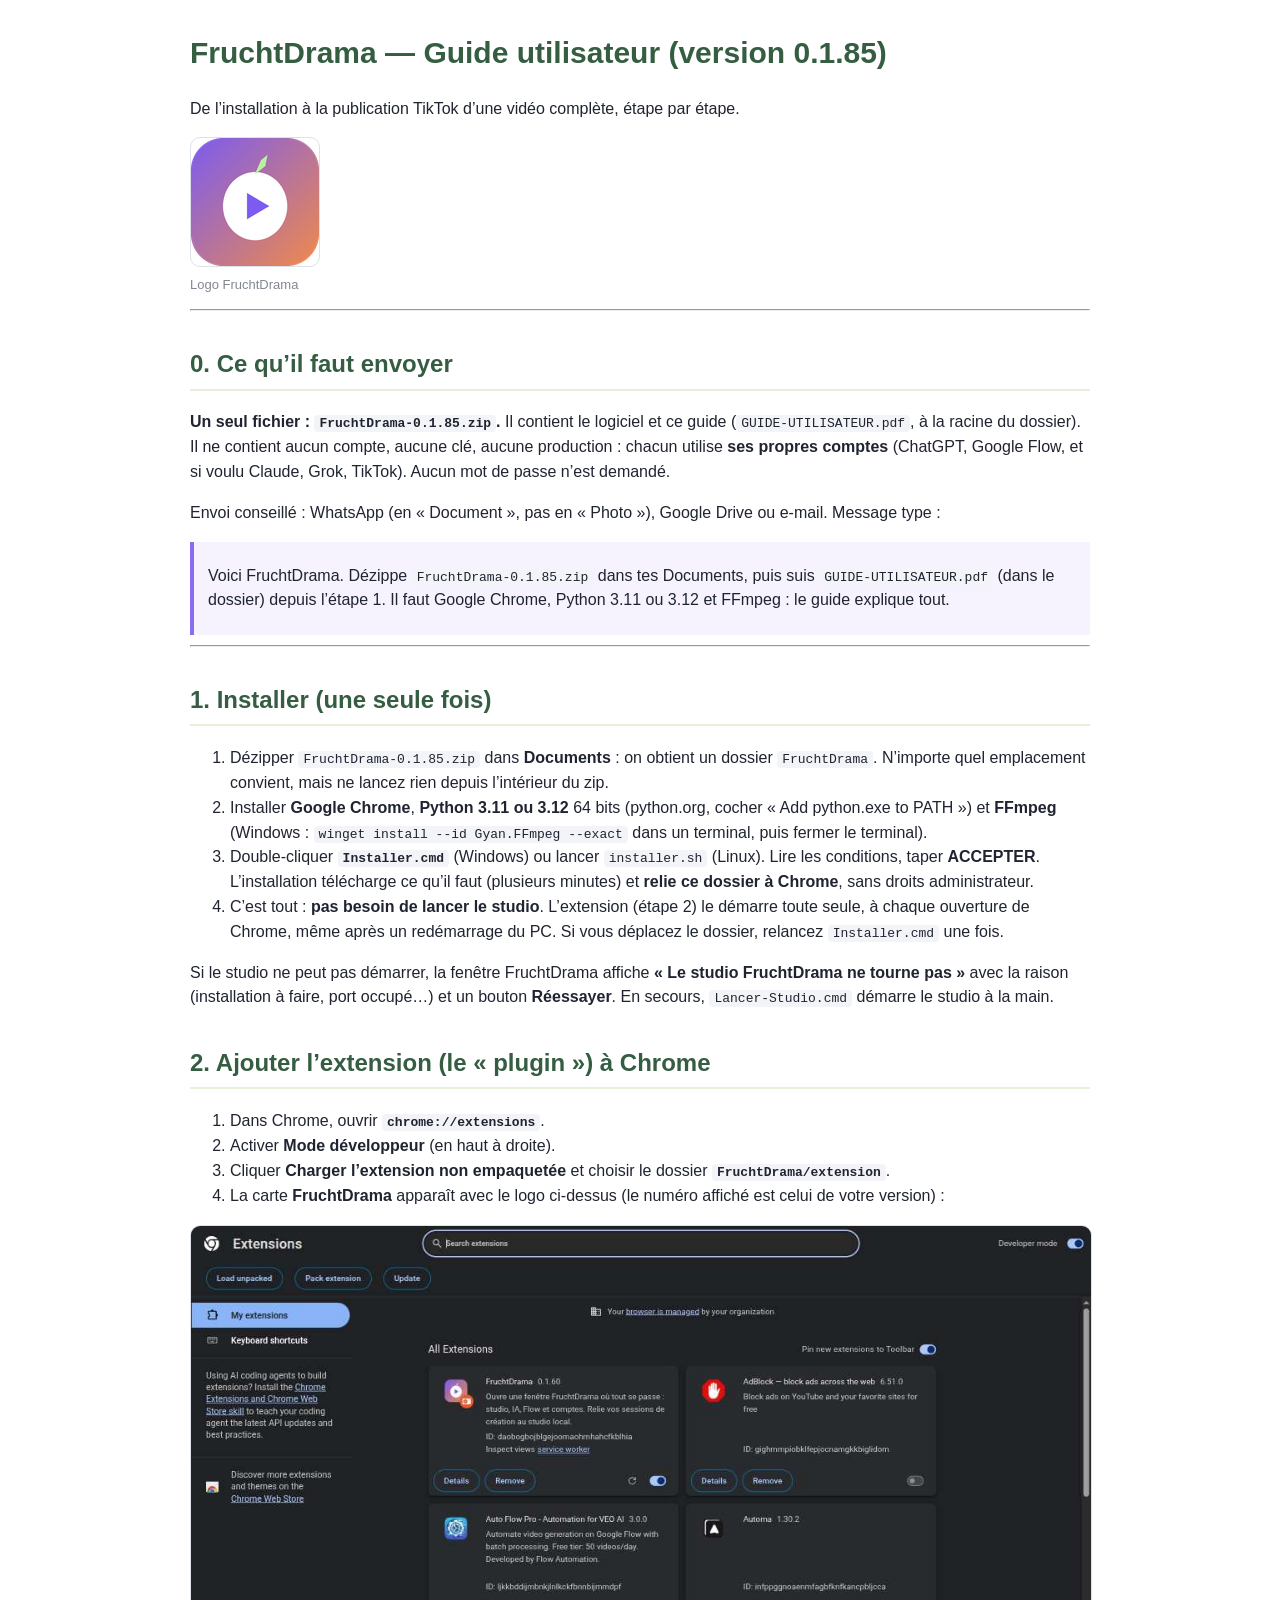
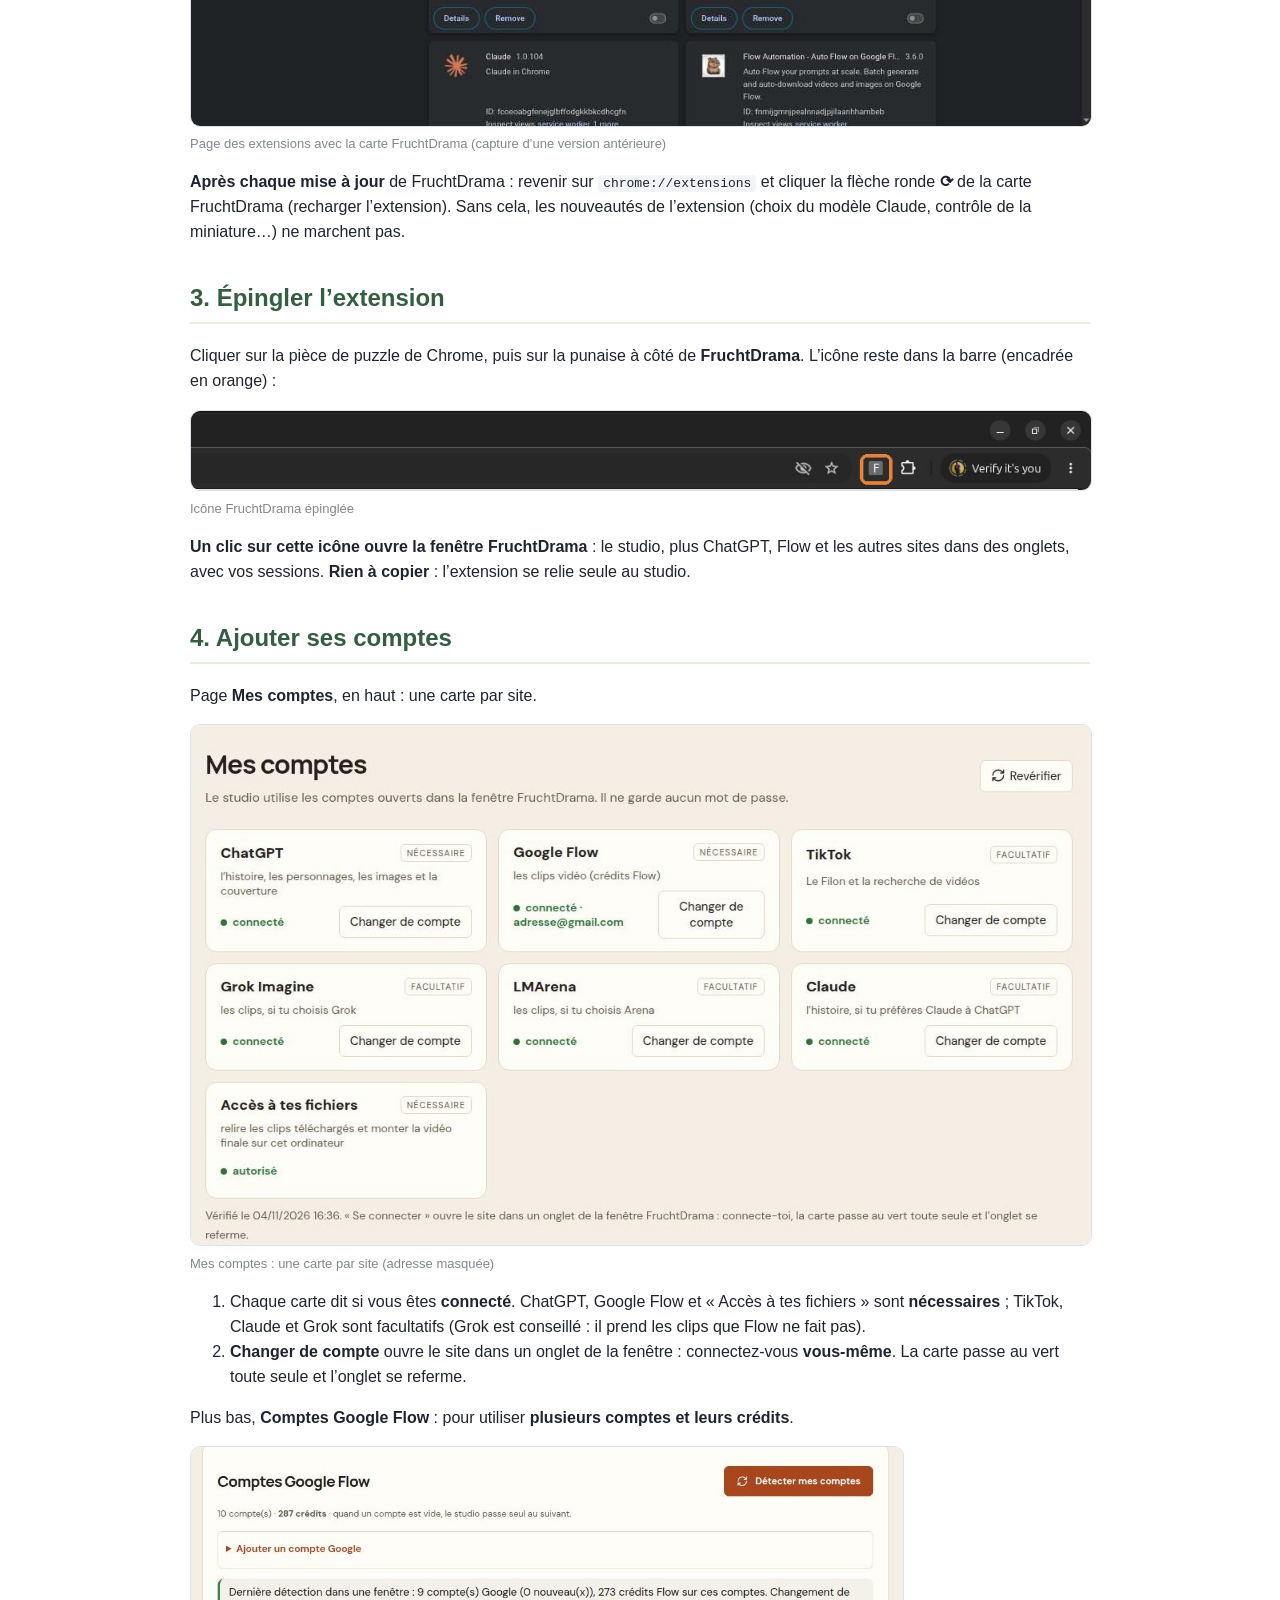
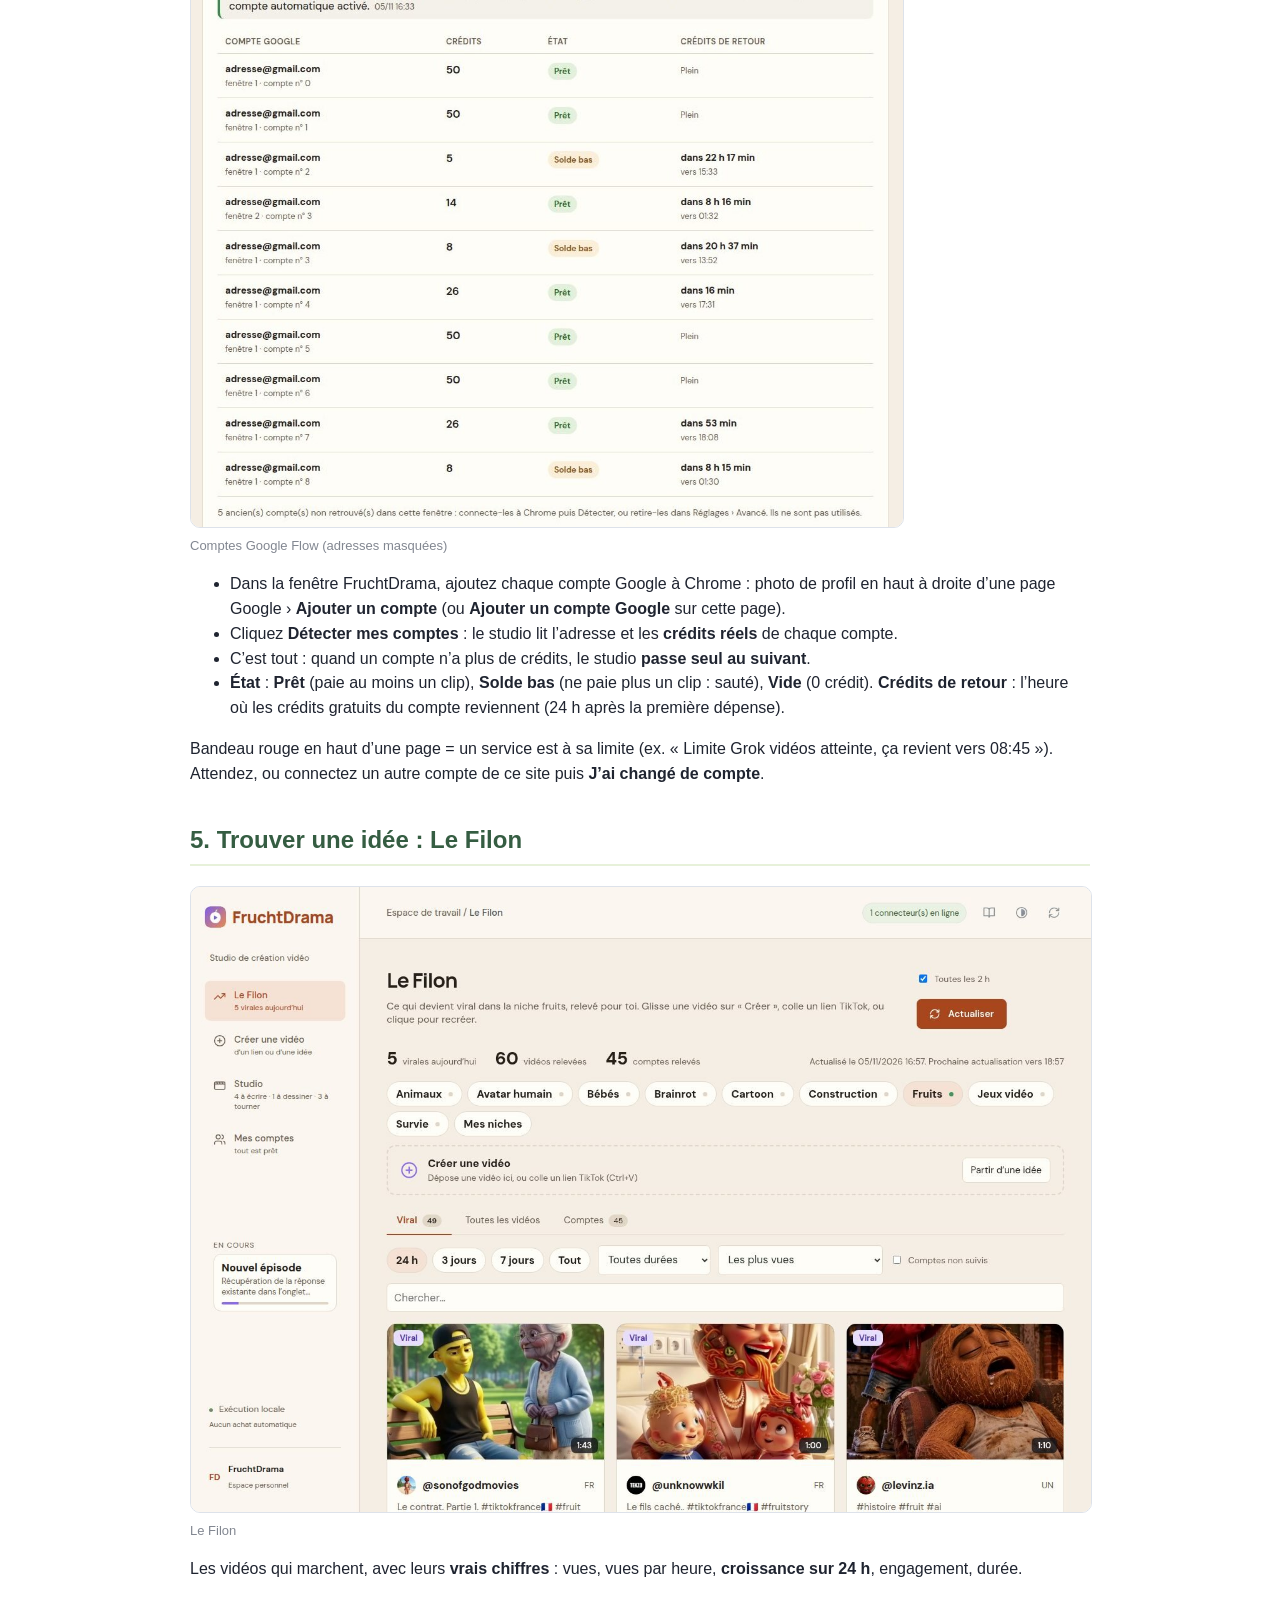
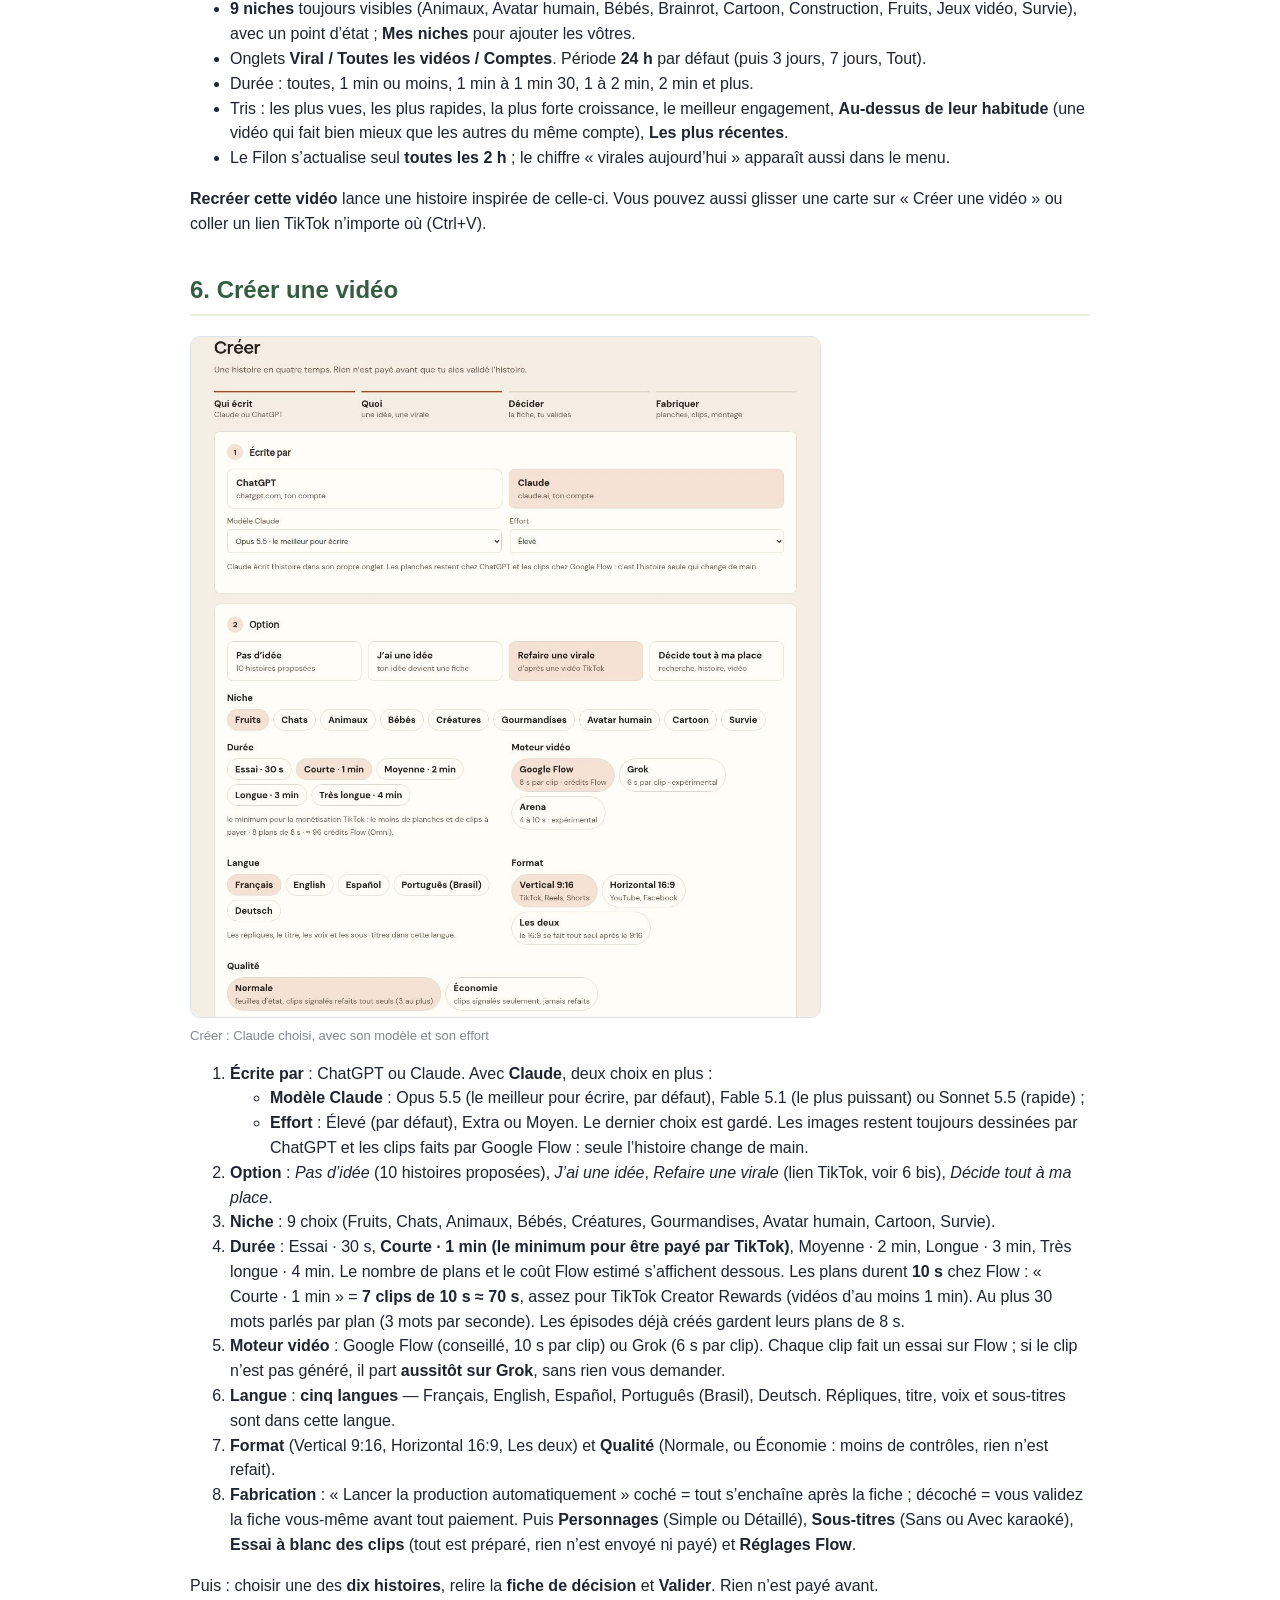
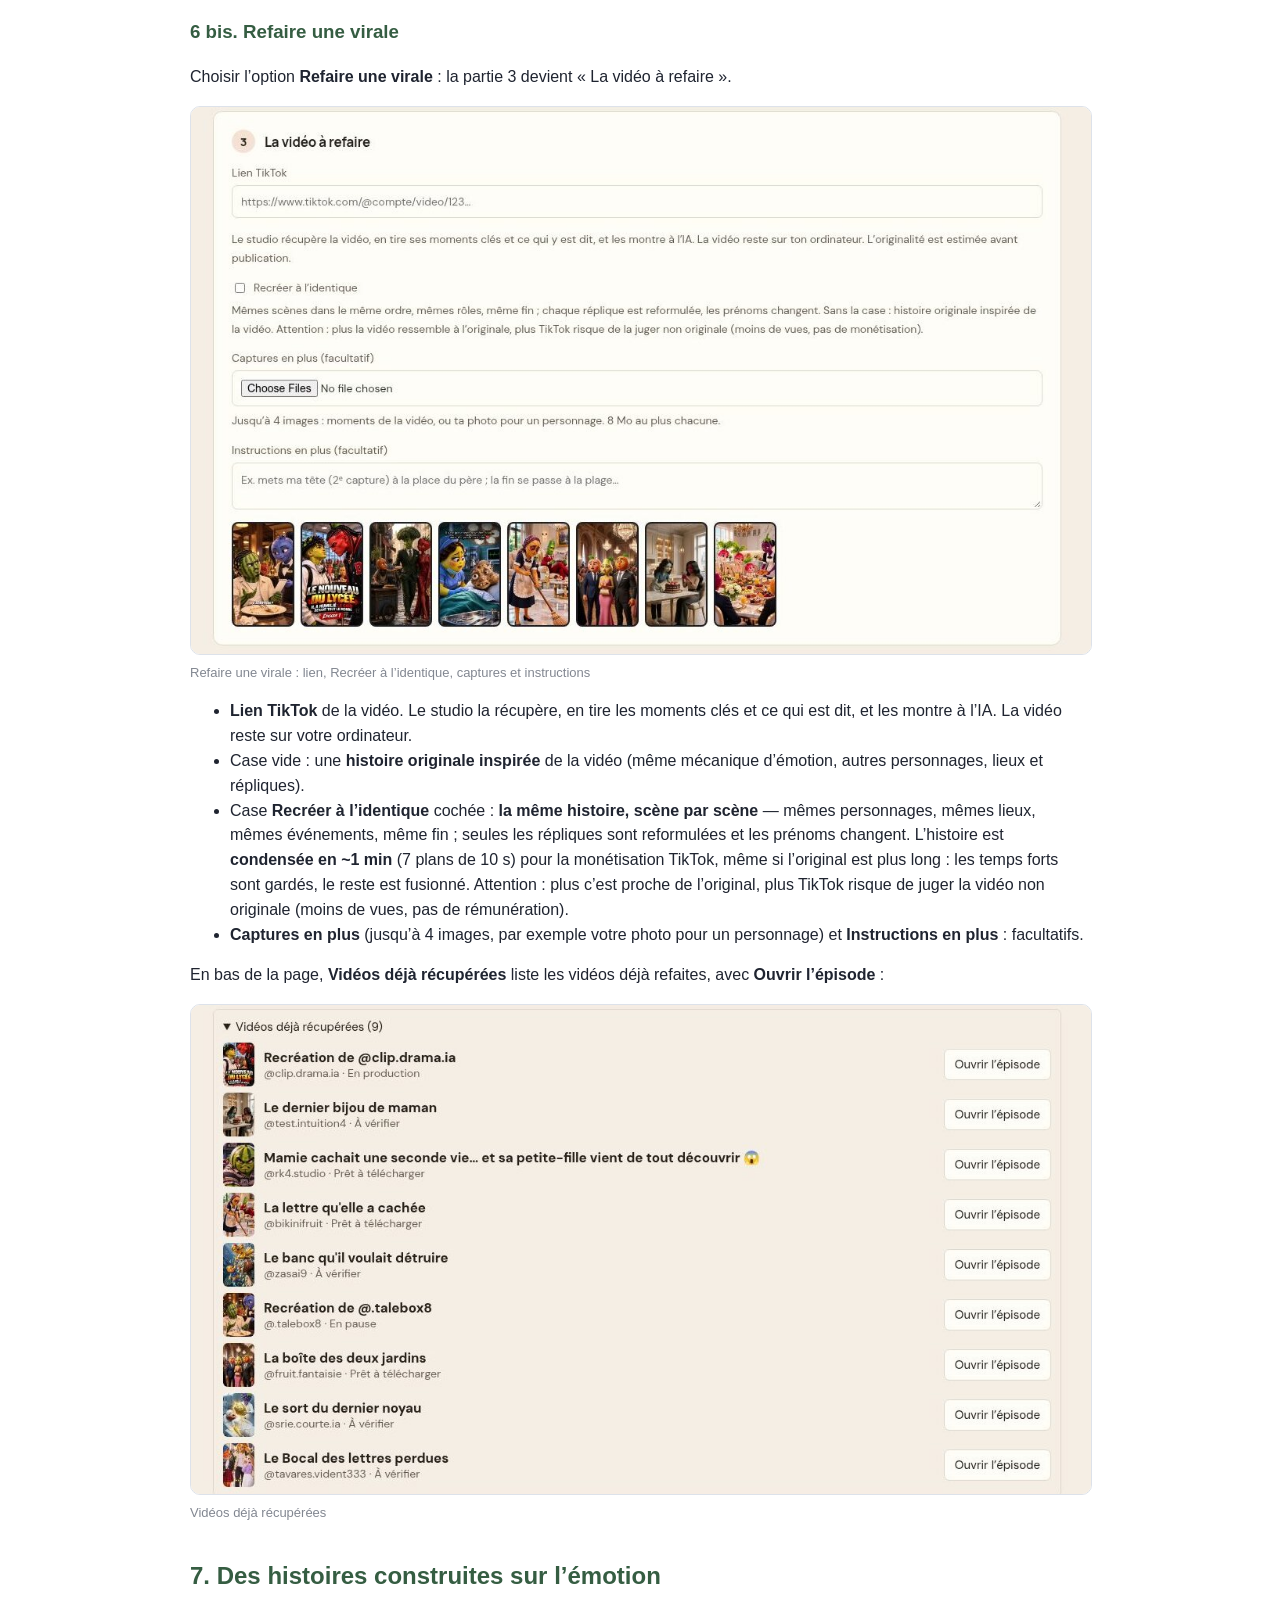
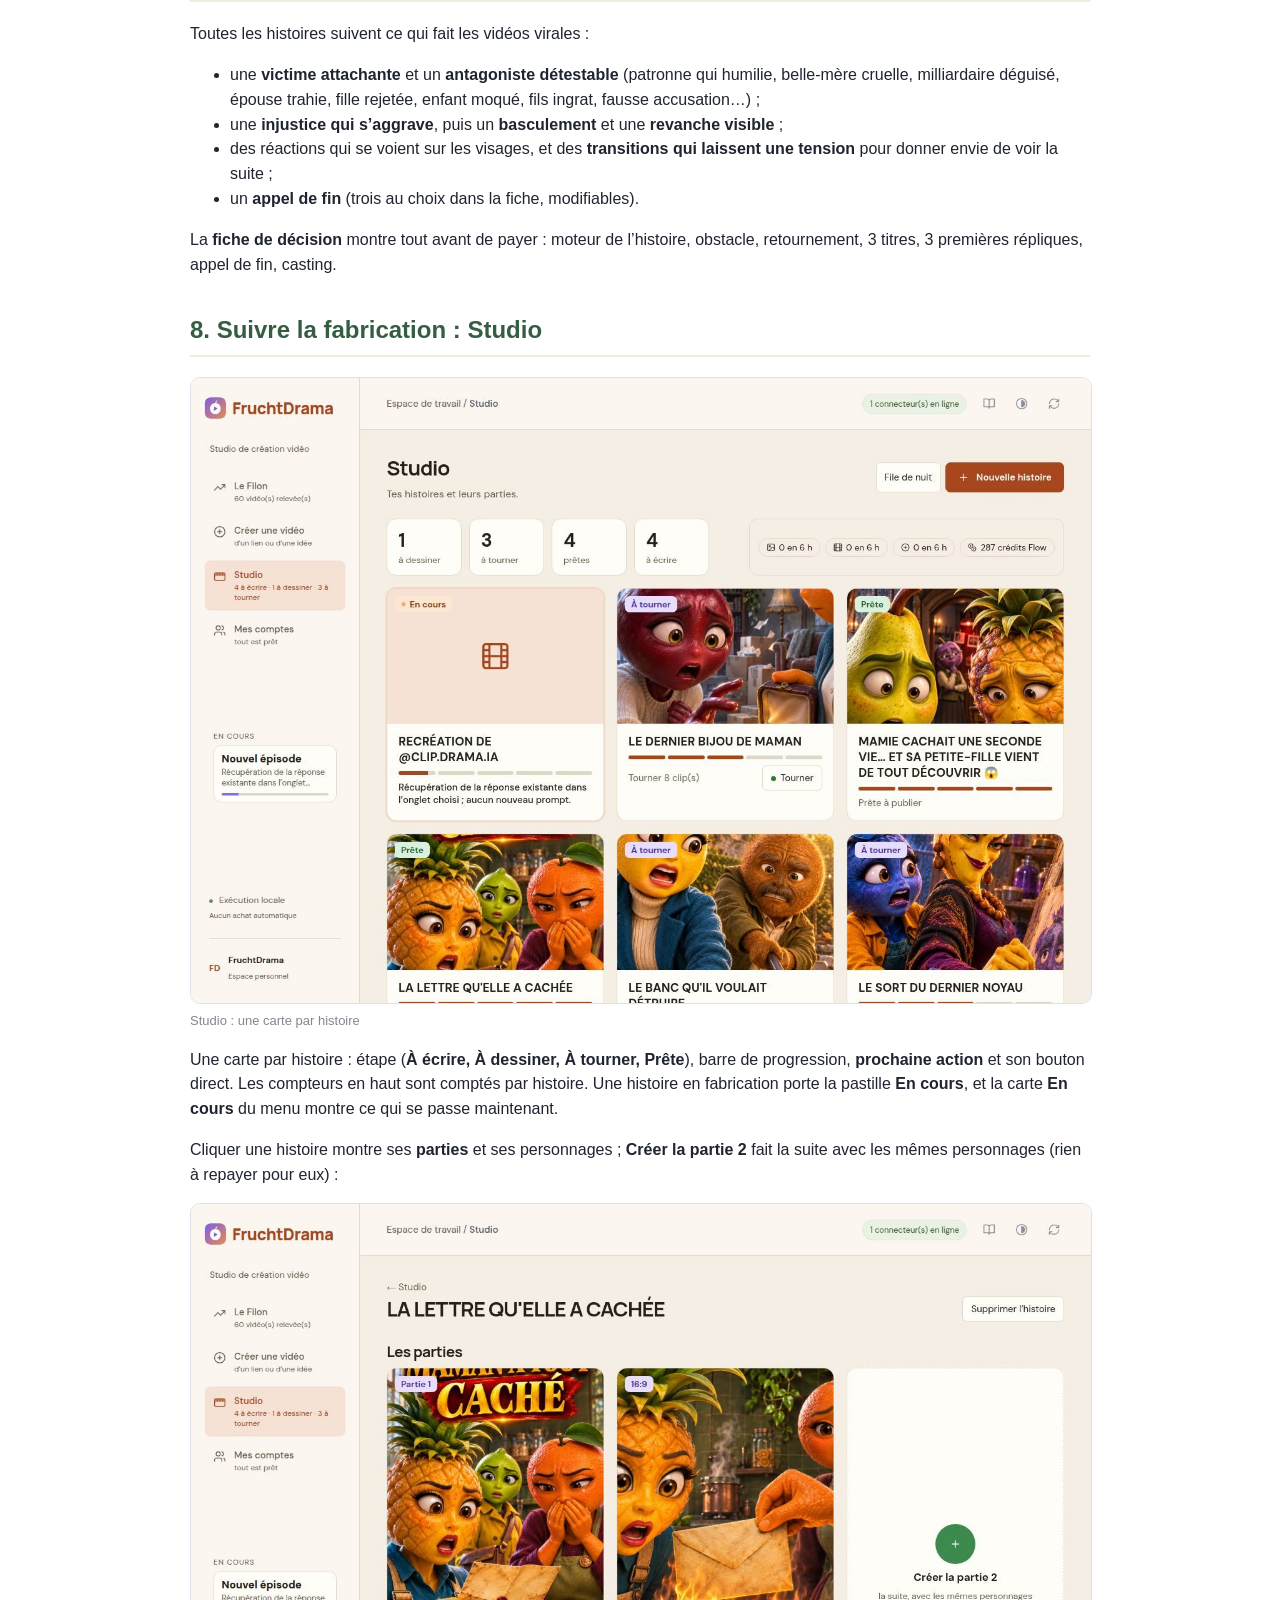
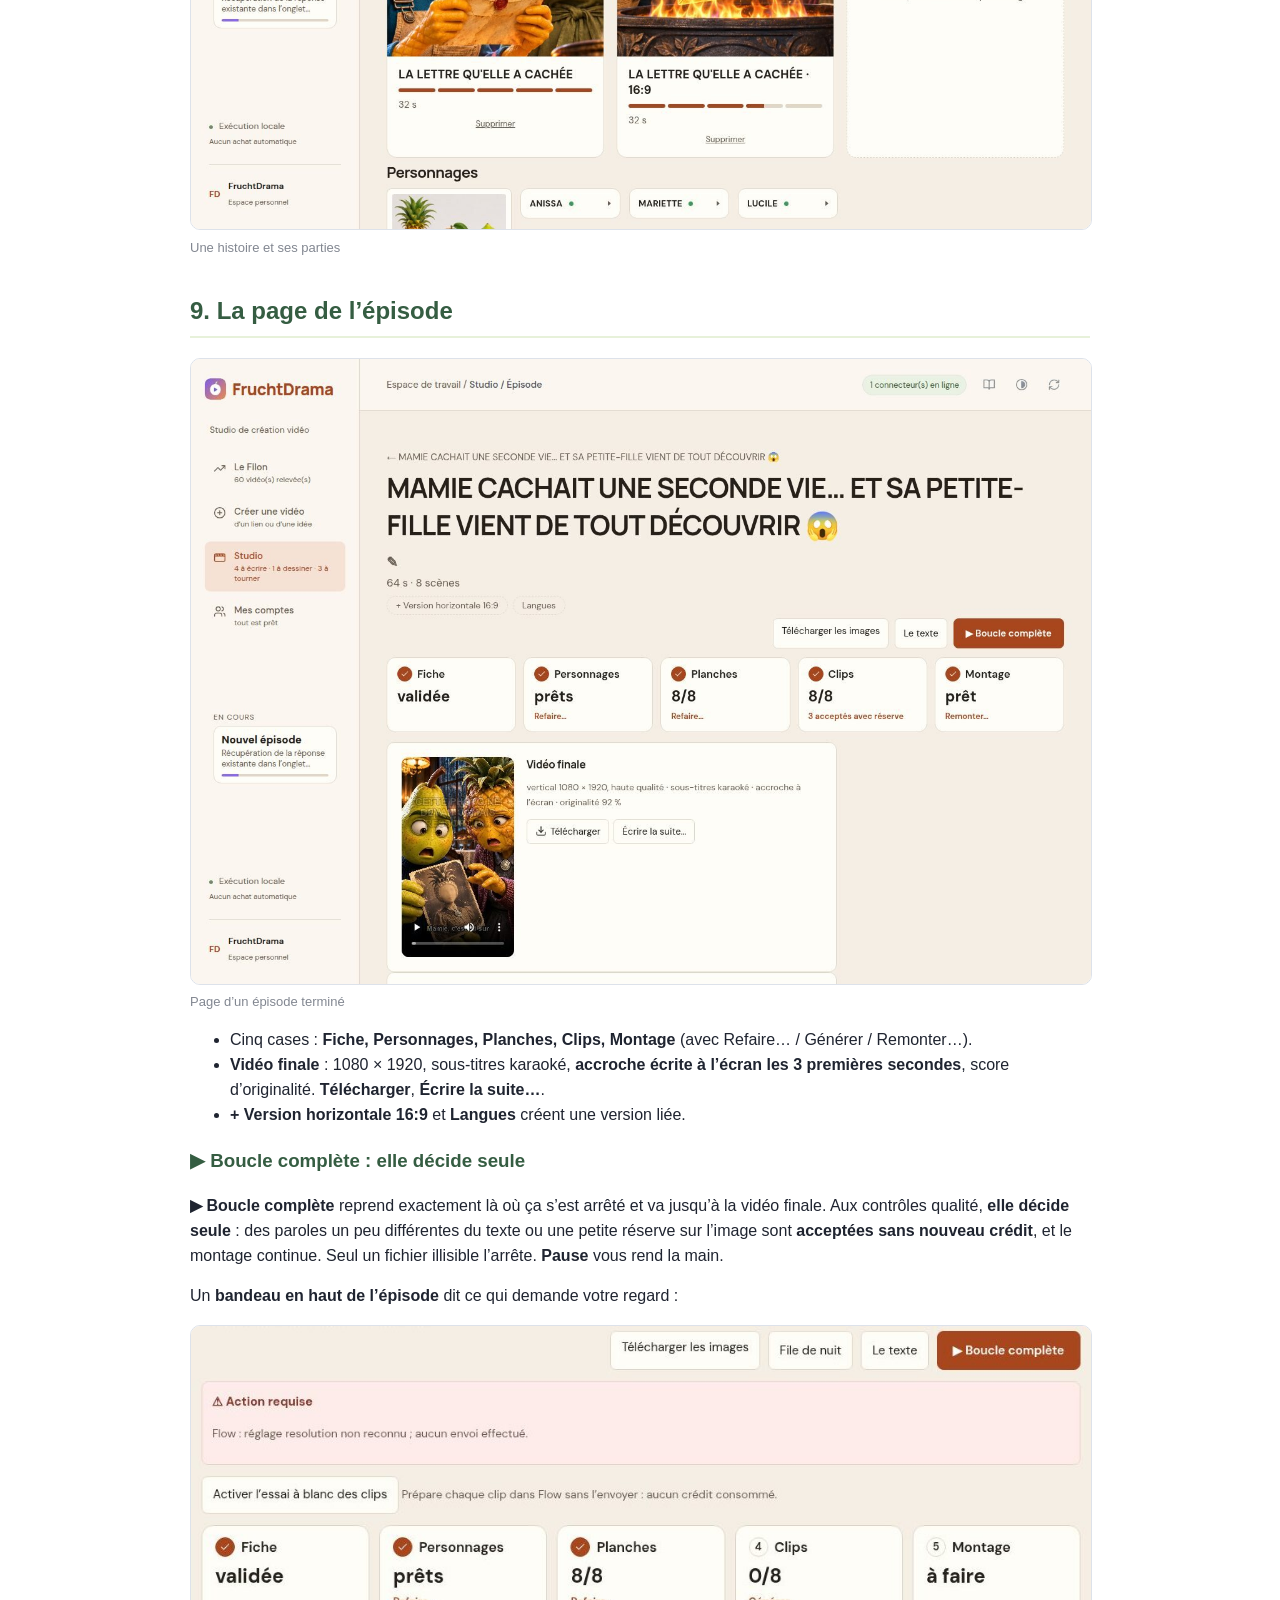
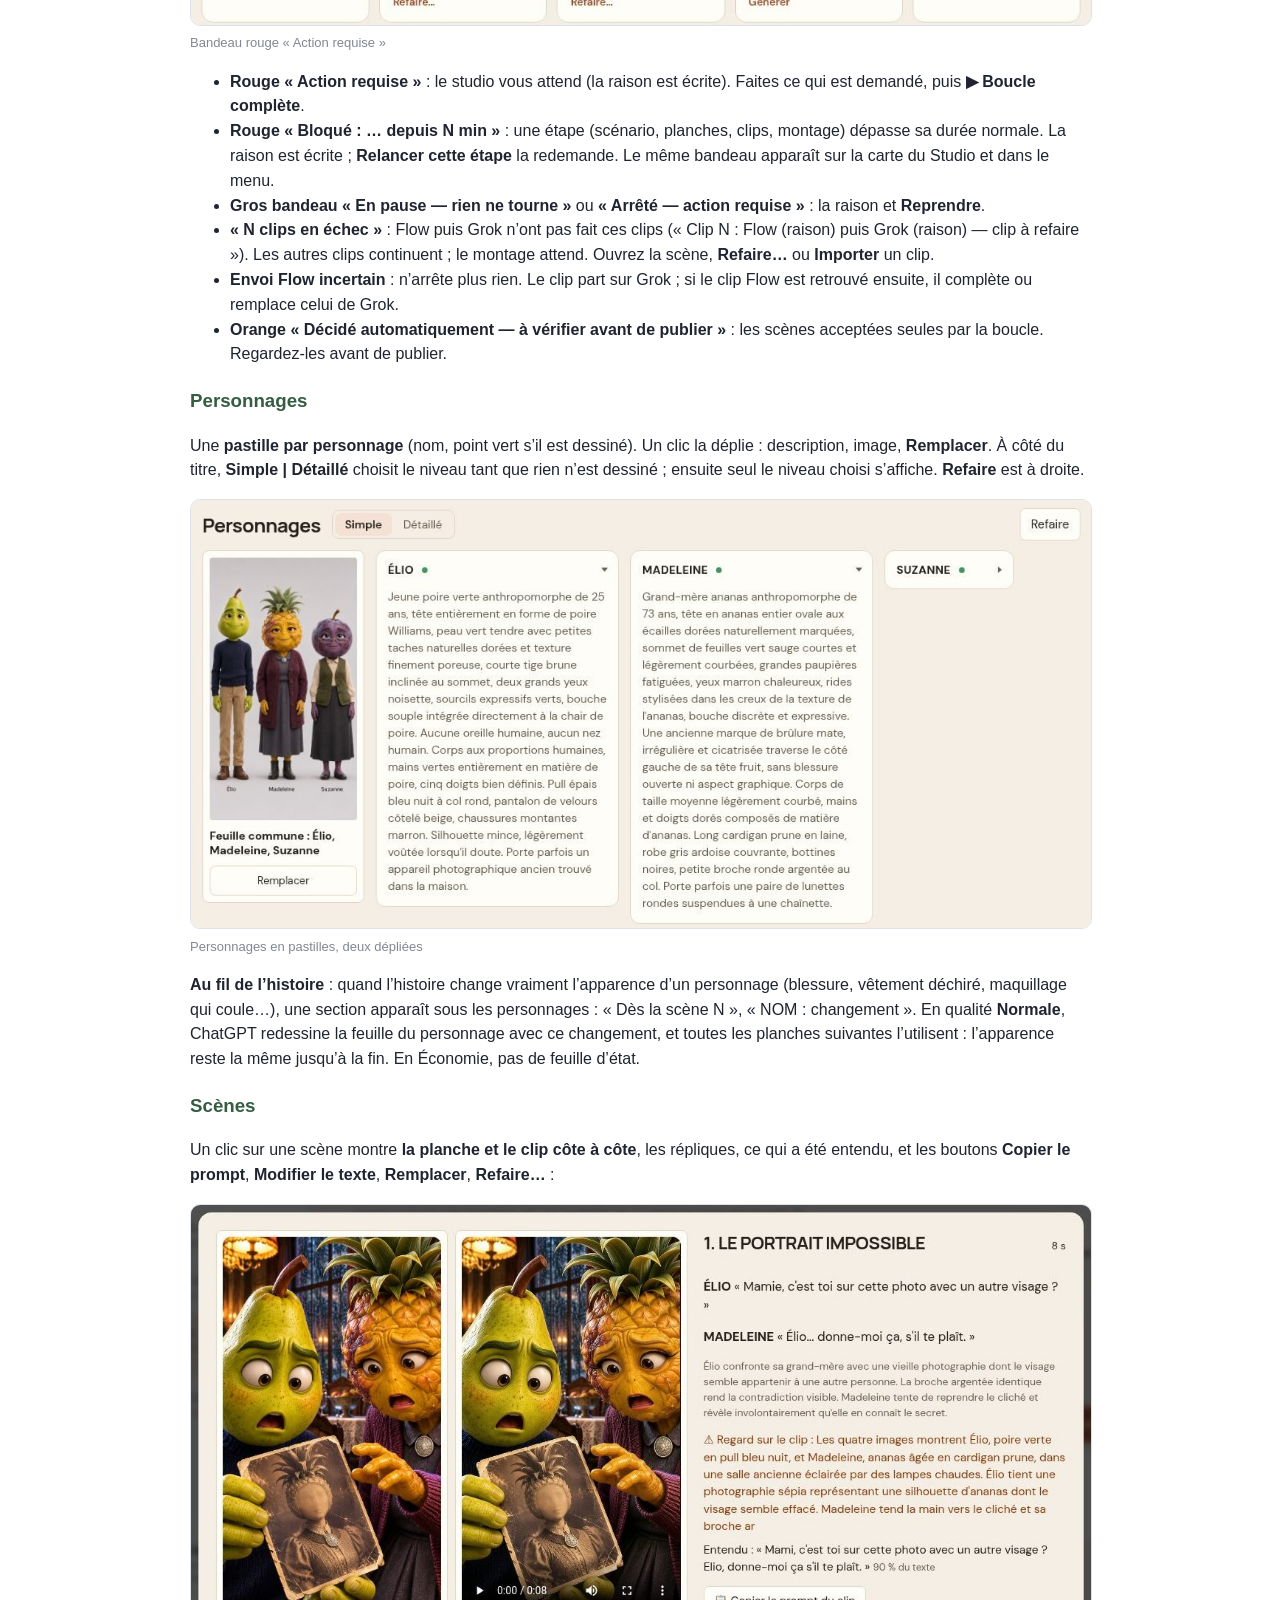
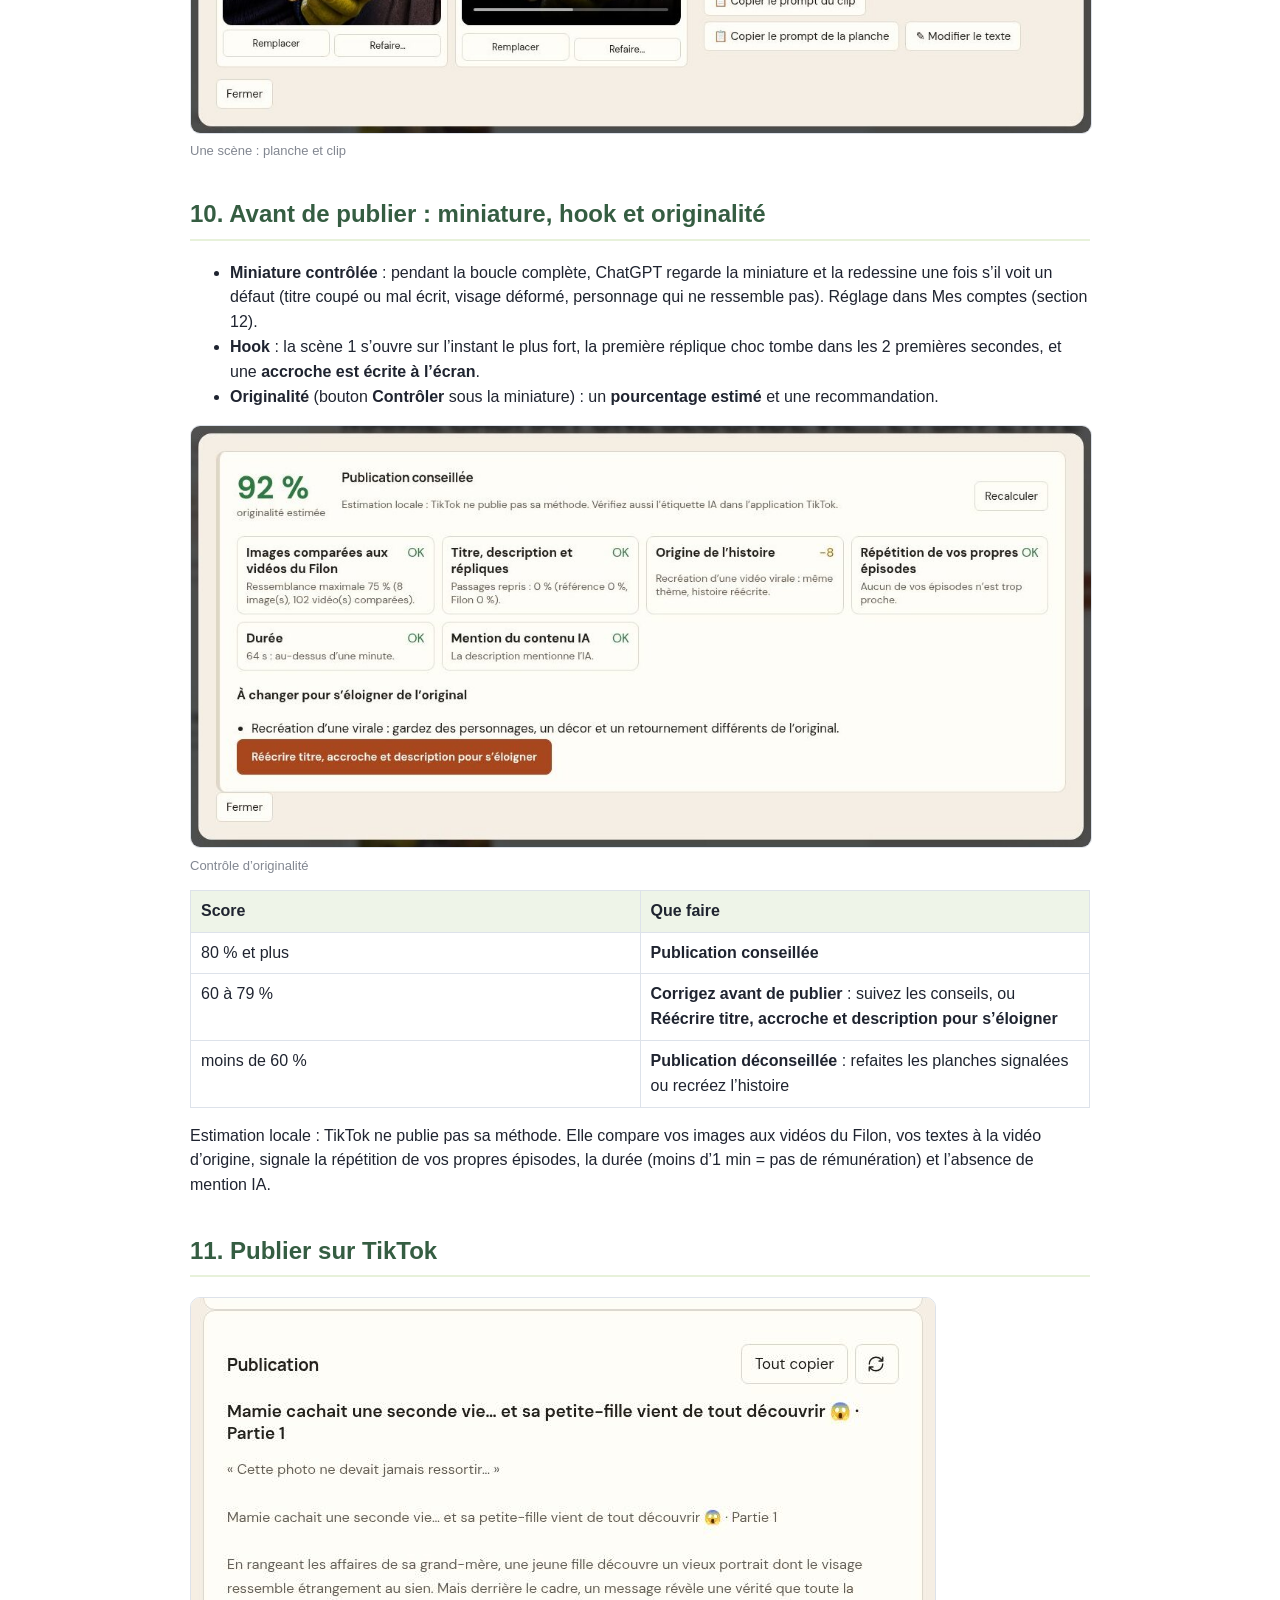
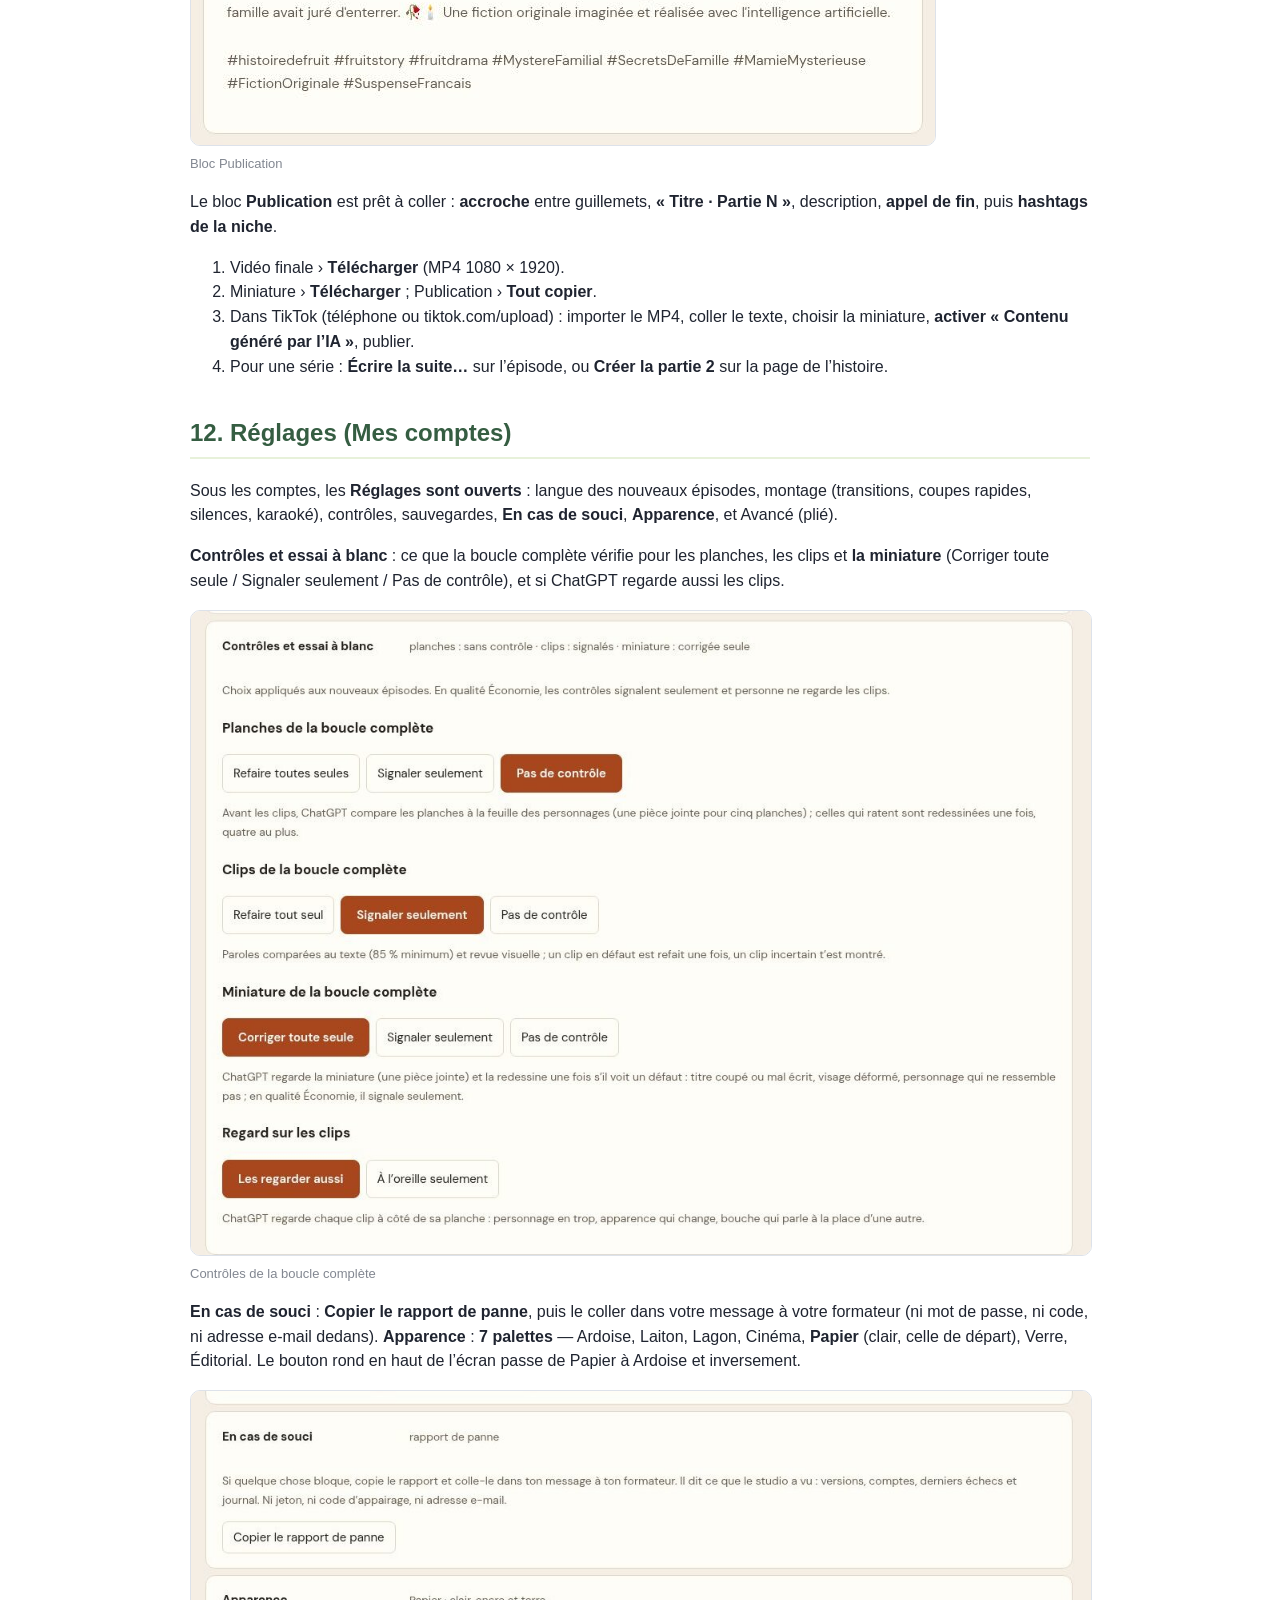
<file: docs/GUIDE-UTILISATEUR.html>
<!doctype html><html lang="fr"><head><meta charset="utf-8"><title>FruchtDrama — Guide utilisateur</title><style>body{font-family:'IBM Plex Sans',Calibri,Arial,sans-serif;max-width:900px;margin:30px auto;color:#1f2430;line-height:1.55;padding:0 24px}h1{color:#355d42;font-size:30px}h2{color:#355d42;border-bottom:2px solid #e7f1da;padding-bottom:6px;margin-top:34px;page-break-after:avoid}h3{color:#355d42;page-break-after:avoid}figure{margin:14px 0;page-break-inside:avoid}figure img{max-width:100%;max-height:680px;border:1px solid #dde2ea;border-radius:10px}figcaption{color:#828791;font-size:13px}table{border-collapse:collapse;width:100%;margin:12px 0}th,td{border:1px solid #dde2ea;padding:8px 10px;text-align:left;vertical-align:top}th{background:#eef4e8}code{background:#f2f4f7;padding:1px 5px;border-radius:4px}blockquote{border-left:4px solid #8b6cf0;margin:10px 0;padding:6px 14px;background:#f6f3ff}footer{color:#828791;font-size:12px;margin-top:30px}</style></head><body>
<h1 id="fruchtdrama-guide-utilisateur-version-0.1.85">FruchtDrama —
Guide utilisateur (version 0.1.85)</h1>
<p>De l’installation à la publication TikTok d’une vidéo complète, étape
par étape.</p>
<figure>
<img src="guide/g00-logo.png" alt="Logo FruchtDrama" />
<figcaption aria-hidden="true">Logo FruchtDrama</figcaption>
</figure>
<hr />
<h2 id="ce-quil-faut-envoyer">0. Ce qu’il faut envoyer</h2>
<p><strong>Un seul fichier :
<code>FruchtDrama-0.1.85.zip</code>.</strong> Il contient le logiciel et
ce guide (<code>GUIDE-UTILISATEUR.pdf</code>, à la racine du dossier).
Il ne contient aucun compte, aucune clé, aucune production : chacun
utilise <strong>ses propres comptes</strong> (ChatGPT, Google Flow, et
si voulu Claude, Grok, TikTok). Aucun mot de passe n’est demandé.</p>
<p>Envoi conseillé : WhatsApp (en « Document », pas en « Photo »),
Google Drive ou e-mail. Message type :</p>
<blockquote>
<p>Voici FruchtDrama. Dézippe <code>FruchtDrama-0.1.85.zip</code> dans
tes Documents, puis suis <code>GUIDE-UTILISATEUR.pdf</code> (dans le
dossier) depuis l’étape 1. Il faut Google Chrome, Python 3.11 ou 3.12 et
FFmpeg : le guide explique tout.</p>
</blockquote>
<hr />
<h2 id="installer-une-seule-fois">1. Installer (une seule fois)</h2>
<ol type="1">
<li>Dézipper <code>FruchtDrama-0.1.85.zip</code> dans
<strong>Documents</strong> : on obtient un dossier
<code>FruchtDrama</code>. N’importe quel emplacement convient, mais ne
lancez rien depuis l’intérieur du zip.</li>
<li>Installer <strong>Google Chrome</strong>, <strong>Python 3.11 ou
3.12</strong> 64 bits (python.org, cocher « Add python.exe to PATH ») et
<strong>FFmpeg</strong> (Windows :
<code>winget install --id Gyan.FFmpeg --exact</code> dans un terminal,
puis fermer le terminal).</li>
<li>Double-cliquer <strong><code>Installer.cmd</code></strong> (Windows)
ou lancer <code>installer.sh</code> (Linux). Lire les conditions, taper
<strong>ACCEPTER</strong>. L’installation télécharge ce qu’il faut
(plusieurs minutes) et <strong>relie ce dossier à Chrome</strong>, sans
droits administrateur.</li>
<li>C’est tout : <strong>pas besoin de lancer le studio</strong>.
L’extension (étape 2) le démarre toute seule, à chaque ouverture de
Chrome, même après un redémarrage du PC. Si vous déplacez le dossier,
relancez <code>Installer.cmd</code> une fois.</li>
</ol>
<p>Si le studio ne peut pas démarrer, la fenêtre FruchtDrama affiche
<strong>« Le studio FruchtDrama ne tourne pas »</strong> avec la raison
(installation à faire, port occupé…) et un bouton
<strong>Réessayer</strong>. En secours, <code>Lancer-Studio.cmd</code>
démarre le studio à la main.</p>
<h2 id="ajouter-lextension-le-plugin-à-chrome">2. Ajouter l’extension
(le « plugin ») à Chrome</h2>
<ol type="1">
<li>Dans Chrome, ouvrir
<strong><code>chrome://extensions</code></strong>.</li>
<li>Activer <strong>Mode développeur</strong> (en haut à droite).</li>
<li>Cliquer <strong>Charger l’extension non empaquetée</strong> et
choisir le dossier
<strong><code>FruchtDrama/extension</code></strong>.</li>
<li>La carte <strong>FruchtDrama</strong> apparaît avec le logo
ci-dessus (le numéro affiché est celui de votre version) :</li>
</ol>
<figure>
<img src="guide/g01-extensions.jpg"
alt="Page des extensions avec la carte FruchtDrama (capture d’une version antérieure)" />
<figcaption aria-hidden="true">Page des extensions avec la carte
FruchtDrama (capture d’une version antérieure)</figcaption>
</figure>
<p><strong>Après chaque mise à jour</strong> de FruchtDrama : revenir
sur <code>chrome://extensions</code> et cliquer la flèche ronde
<strong>⟳</strong> de la carte FruchtDrama (recharger l’extension). Sans
cela, les nouveautés de l’extension (choix du modèle Claude, contrôle de
la miniature…) ne marchent pas.</p>
<h2 id="épingler-lextension">3. Épingler l’extension</h2>
<p>Cliquer sur la pièce de puzzle de Chrome, puis sur la punaise à côté
de <strong>FruchtDrama</strong>. L’icône reste dans la barre (encadrée
en orange) :</p>
<figure>
<img src="guide/g02-epingle.jpg" alt="Icône FruchtDrama épinglée" />
<figcaption aria-hidden="true">Icône FruchtDrama épinglée</figcaption>
</figure>
<p><strong>Un clic sur cette icône ouvre la fenêtre FruchtDrama</strong>
: le studio, plus ChatGPT, Flow et les autres sites dans des onglets,
avec vos sessions. <strong>Rien à copier</strong> : l’extension se relie
seule au studio.</p>
<h2 id="ajouter-ses-comptes">4. Ajouter ses comptes</h2>
<p>Page <strong>Mes comptes</strong>, en haut : une carte par site.</p>
<figure>
<img src="guide/g03-comptes.jpg"
alt="Mes comptes : une carte par site (adresse masquée)" />
<figcaption aria-hidden="true">Mes comptes : une carte par site (adresse
masquée)</figcaption>
</figure>
<ol type="1">
<li>Chaque carte dit si vous êtes <strong>connecté</strong>. ChatGPT,
Google Flow et « Accès à tes fichiers » sont
<strong>nécessaires</strong> ; TikTok, Claude et Grok sont
facultatifs (Grok est conseillé : il prend les clips que Flow ne fait pas).</li>
<li><strong>Changer de compte</strong> ouvre le site dans un onglet de
la fenêtre : connectez-vous <strong>vous-même</strong>. La carte passe
au vert toute seule et l’onglet se referme.</li>
</ol>
<p>Plus bas, <strong>Comptes Google Flow</strong> : pour utiliser
<strong>plusieurs comptes et leurs crédits</strong>.</p>
<figure>
<img src="guide/g04-comptes-flow.jpg"
alt="Comptes Google Flow (adresses masquées)" />
<figcaption aria-hidden="true">Comptes Google Flow (adresses
masquées)</figcaption>
</figure>
<ul>
<li>Dans la fenêtre FruchtDrama, ajoutez chaque compte Google à Chrome :
photo de profil en haut à droite d’une page Google › <strong>Ajouter un
compte</strong> (ou <strong>Ajouter un compte Google</strong> sur cette
page).</li>
<li>Cliquez <strong>Détecter mes comptes</strong> : le studio lit
l’adresse et les <strong>crédits réels</strong> de chaque compte.</li>
<li>C’est tout : quand un compte n’a plus de crédits, le studio
<strong>passe seul au suivant</strong>.</li>
<li><strong>État</strong> : <strong>Prêt</strong> (paie au moins un
clip), <strong>Solde bas</strong> (ne paie plus un clip : sauté),
<strong>Vide</strong> (0 crédit). <strong>Crédits de retour</strong> :
l’heure où les crédits gratuits du compte reviennent (24 h après la
première dépense).</li>
</ul>
<p>Bandeau rouge en haut d’une page = un service est à sa limite (ex. «
Limite Grok vidéos atteinte, ça revient vers 08:45 »). Attendez, ou
connectez un autre compte de ce site puis <strong>J’ai changé de
compte</strong>.</p>
<h2 id="trouver-une-idée-le-filon">5. Trouver une idée : Le Filon</h2>
<figure>
<img src="guide/g05-filon.jpg" alt="Le Filon" />
<figcaption aria-hidden="true">Le Filon</figcaption>
</figure>
<p>Les vidéos qui marchent, avec leurs <strong>vrais chiffres</strong> :
vues, vues par heure, <strong>croissance sur 24 h</strong>, engagement,
durée.</p>
<ul>
<li><strong>9 niches</strong> toujours visibles (Animaux, Avatar humain,
Bébés, Brainrot, Cartoon, Construction, Fruits, Jeux vidéo, Survie),
avec un point d’état ; <strong>Mes niches</strong> pour ajouter les
vôtres.</li>
<li>Onglets <strong>Viral / Toutes les vidéos / Comptes</strong>.
Période <strong>24 h</strong> par défaut (puis 3 jours, 7 jours,
Tout).</li>
<li>Durée : toutes, 1 min ou moins, 1 min à 1 min 30, 1 à 2 min, 2 min
et plus.</li>
<li>Tris : les plus vues, les plus rapides, la plus forte croissance, le
meilleur engagement, <strong>Au-dessus de leur habitude</strong> (une
vidéo qui fait bien mieux que les autres du même compte), <strong>Les
plus récentes</strong>.</li>
<li>Le Filon s’actualise seul <strong>toutes les 2 h</strong> ; le
chiffre « virales aujourd’hui » apparaît aussi dans le menu.</li>
</ul>
<p><strong>Recréer cette vidéo</strong> lance une histoire inspirée de
celle-ci. Vous pouvez aussi glisser une carte sur « Créer une vidéo » ou
coller un lien TikTok n’importe où (Ctrl+V).</p>
<h2 id="créer-une-vidéo">6. Créer une vidéo</h2>
<figure>
<img src="guide/g06-creer.jpg"
alt="Créer : Claude choisi, avec son modèle et son effort" />
<figcaption aria-hidden="true">Créer : Claude choisi, avec son modèle et
son effort</figcaption>
</figure>
<ol type="1">
<li><strong>Écrite par</strong> : ChatGPT ou Claude. Avec
<strong>Claude</strong>, deux choix en plus :
<ul>
<li><strong>Modèle Claude</strong> : Opus 5.5 (le meilleur pour écrire,
par défaut), Fable 5.1 (le plus puissant) ou Sonnet 5.5 (rapide) ;</li>
<li><strong>Effort</strong> : Élevé (par défaut), Extra ou Moyen. Le
dernier choix est gardé. Les images restent toujours dessinées par
ChatGPT et les clips faits par Google Flow : seule l’histoire change de
main.</li>
</ul></li>
<li><strong>Option</strong> : <em>Pas d’idée</em> (10 histoires
proposées), <em>J’ai une idée</em>, <em>Refaire une virale</em> (lien
TikTok, voir 6 bis), <em>Décide tout à ma place</em>.</li>
<li><strong>Niche</strong> : 9 choix (Fruits, Chats, Animaux, Bébés,
Créatures, Gourmandises, Avatar humain, Cartoon, Survie).</li>
<li><strong>Durée</strong> : Essai · 30 s, <strong>Courte · 1 min (le
minimum pour être payé par TikTok)</strong>, Moyenne · 2 min, Longue · 3
min, Très longue · 4 min. Le nombre de plans et le coût Flow estimé
s’affichent dessous. Les plans durent <strong>10 s</strong> chez Flow :
« Courte · 1 min » = <strong>7 clips de 10 s ≈ 70 s</strong>, assez pour
TikTok Creator Rewards (vidéos d’au moins 1 min). Au plus 30 mots parlés
par plan (3 mots par seconde). Les épisodes déjà créés gardent leurs plans
de 8 s.</li>
<li><strong>Moteur vidéo</strong> : Google Flow (conseillé, 10 s par
clip) ou Grok (6 s par clip). Chaque clip fait un essai sur Flow ; si le
clip n’est pas généré, il part <strong>aussitôt sur Grok</strong>, sans
rien vous demander.</li>
<li><strong>Langue</strong> : <strong>cinq langues</strong> — Français,
English, Español, Português (Brasil), Deutsch. Répliques, titre, voix et
sous-titres sont dans cette langue.</li>
<li><strong>Format</strong> (Vertical 9:16, Horizontal 16:9, Les deux)
et <strong>Qualité</strong> (Normale, ou Économie : moins de contrôles,
rien n’est refait).</li>
<li><strong>Fabrication</strong> : « Lancer la production
automatiquement » coché = tout s’enchaîne après la fiche ; décoché =
vous validez la fiche vous-même avant tout paiement. Puis
<strong>Personnages</strong> (Simple ou Détaillé),
<strong>Sous-titres</strong> (Sans ou Avec karaoké), <strong>Essai à
blanc des clips</strong> (tout est préparé, rien n’est envoyé ni payé)
et <strong>Réglages Flow</strong>.</li>
</ol>
<p>Puis : choisir une des <strong>dix histoires</strong>, relire la
<strong>fiche de décision</strong> et <strong>Valider</strong>. Rien
n’est payé avant.</p>
<h3 id="bis.-refaire-une-virale">6 bis. Refaire une virale</h3>
<p>Choisir l’option <strong>Refaire une virale</strong> : la partie 3
devient « La vidéo à refaire ».</p>
<figure>
<img src="guide/g07-virale.jpg"
alt="Refaire une virale : lien, Recréer à l’identique, captures et instructions" />
<figcaption aria-hidden="true">Refaire une virale : lien, Recréer à
l’identique, captures et instructions</figcaption>
</figure>
<ul>
<li><strong>Lien TikTok</strong> de la vidéo. Le studio la récupère, en
tire les moments clés et ce qui est dit, et les montre à l’IA. La vidéo
reste sur votre ordinateur.</li>
<li>Case vide : une <strong>histoire originale inspirée</strong> de la
vidéo (même mécanique d’émotion, autres personnages, lieux et
répliques).</li>
<li>Case <strong>Recréer à l’identique</strong> cochée : <strong>la même
histoire, scène par scène</strong> — mêmes personnages, mêmes lieux,
mêmes événements, même fin ; seules les répliques sont reformulées et
les prénoms changent. L’histoire est <strong>condensée en ~1 min</strong>
(7 plans de 10 s) pour la monétisation TikTok, même si l’original est plus
long : les temps forts sont gardés, le reste est fusionné. Attention : plus c’est proche de l’original, plus
TikTok risque de juger la vidéo non originale (moins de vues, pas de
rémunération).</li>
<li><strong>Captures en plus</strong> (jusqu’à 4 images, par exemple
votre photo pour un personnage) et <strong>Instructions en plus</strong>
: facultatifs.</li>
</ul>
<p>En bas de la page, <strong>Vidéos déjà récupérées</strong> liste les
vidéos déjà refaites, avec <strong>Ouvrir l’épisode</strong> :</p>
<figure>
<img src="guide/g08-recuperees.jpg" alt="Vidéos déjà récupérées" />
<figcaption aria-hidden="true">Vidéos déjà récupérées</figcaption>
</figure>
<h2 id="des-histoires-construites-sur-lémotion">7. Des histoires
construites sur l’émotion</h2>
<p>Toutes les histoires suivent ce qui fait les vidéos virales :</p>
<ul>
<li>une <strong>victime attachante</strong> et un <strong>antagoniste
détestable</strong> (patronne qui humilie, belle-mère cruelle,
milliardaire déguisé, épouse trahie, fille rejetée, enfant moqué, fils
ingrat, fausse accusation…) ;</li>
<li>une <strong>injustice qui s’aggrave</strong>, puis un
<strong>basculement</strong> et une <strong>revanche visible</strong>
;</li>
<li>des réactions qui se voient sur les visages, et des
<strong>transitions qui laissent une tension</strong> pour donner envie
de voir la suite ;</li>
<li>un <strong>appel de fin</strong> (trois au choix dans la fiche,
modifiables).</li>
</ul>
<p>La <strong>fiche de décision</strong> montre tout avant de payer :
moteur de l’histoire, obstacle, retournement, 3 titres, 3 premières
répliques, appel de fin, casting.</p>
<h2 id="suivre-la-fabrication-studio">8. Suivre la fabrication :
Studio</h2>
<figure>
<img src="guide/g09-studio.jpg" alt="Studio : une carte par histoire" />
<figcaption aria-hidden="true">Studio : une carte par
histoire</figcaption>
</figure>
<p>Une carte par histoire : étape (<strong>À écrire, À dessiner, À
tourner, Prête</strong>), barre de progression, <strong>prochaine
action</strong> et son bouton direct. Les compteurs en haut sont comptés
par histoire. Une histoire en fabrication porte la pastille <strong>En
cours</strong>, et la carte <strong>En cours</strong> du menu montre ce
qui se passe maintenant.</p>
<p>Cliquer une histoire montre ses <strong>parties</strong> et ses
personnages ; <strong>Créer la partie 2</strong> fait la suite avec les
mêmes personnages (rien à repayer pour eux) :</p>
<figure>
<img src="guide/g10-histoire.jpg" alt="Une histoire et ses parties" />
<figcaption aria-hidden="true">Une histoire et ses parties</figcaption>
</figure>
<h2 id="la-page-de-lépisode">9. La page de l’épisode</h2>
<figure>
<img src="guide/g11-episode.jpg" alt="Page d’un épisode terminé" />
<figcaption aria-hidden="true">Page d’un épisode terminé</figcaption>
</figure>
<ul>
<li>Cinq cases : <strong>Fiche, Personnages, Planches, Clips,
Montage</strong> (avec Refaire… / Générer / Remonter…).</li>
<li><strong>Vidéo finale</strong> : 1080 × 1920, sous-titres karaoké,
<strong>accroche écrite à l’écran les 3 premières secondes</strong>,
score d’originalité. <strong>Télécharger</strong>, <strong>Écrire la
suite…</strong>.</li>
<li><strong>+ Version horizontale 16:9</strong> et
<strong>Langues</strong> créent une version liée.</li>
</ul>
<h3 id="boucle-complète-elle-décide-seule">▶ Boucle complète : elle
décide seule</h3>
<p><strong>▶ Boucle complète</strong> reprend exactement là où ça s’est
arrêté et va jusqu’à la vidéo finale. Aux contrôles qualité,
<strong>elle décide seule</strong> : des paroles un peu différentes du
texte ou une petite réserve sur l’image sont <strong>acceptées sans
nouveau crédit</strong>, et le montage continue. Seul un fichier
illisible l’arrête. <strong>Pause</strong> vous rend la main.</p>
<p>Un <strong>bandeau en haut de l’épisode</strong> dit ce qui demande
votre regard :</p>
<figure>
<img src="guide/g12-bandeau.jpg"
alt="Bandeau rouge « Action requise »" />
<figcaption aria-hidden="true">Bandeau rouge « Action requise
»</figcaption>
</figure>
<ul>
<li><strong>Rouge « Action requise »</strong> : le studio vous attend
(la raison est écrite). Faites ce qui est demandé, puis <strong>▶ Boucle
complète</strong>.</li>
<li><strong>Rouge « Bloqué : … depuis N min »</strong> : une étape
(scénario, planches, clips, montage) dépasse sa durée normale. La raison
est écrite ; <strong>Relancer cette étape</strong> la redemande. Le même
bandeau apparaît sur la carte du Studio et dans le menu.</li>
<li><strong>Gros bandeau « En pause — rien ne tourne »</strong> ou
<strong>« Arrêté — action requise »</strong> : la raison et
<strong>Reprendre</strong>.</li>
<li><strong>« N clips en échec »</strong> : Flow puis Grok n’ont pas fait
ces clips (« Clip N : Flow (raison) puis Grok (raison) — clip à refaire »).
Les autres clips continuent ; le montage attend. Ouvrez la scène,
<strong>Refaire…</strong> ou <strong>Importer</strong> un clip.</li>
<li><strong>Envoi Flow incertain</strong> : n’arrête plus rien. Le clip
part sur Grok ; si le clip Flow est retrouvé ensuite, il complète ou
remplace celui de Grok.</li>
<li><strong>Orange « Décidé automatiquement — à vérifier avant de
publier »</strong> : les scènes acceptées seules par la boucle.
Regardez-les avant de publier.</li>
</ul>
<h3 id="personnages">Personnages</h3>
<p>Une <strong>pastille par personnage</strong> (nom, point vert s’il
est dessiné). Un clic la déplie : description, image,
<strong>Remplacer</strong>. À côté du titre, <strong>Simple |
Détaillé</strong> choisit le niveau tant que rien n’est dessiné ;
ensuite seul le niveau choisi s’affiche. <strong>Refaire</strong> est à
droite.</p>
<figure>
<img src="guide/g13-personnages.jpg"
alt="Personnages en pastilles, deux dépliées" />
<figcaption aria-hidden="true">Personnages en pastilles, deux
dépliées</figcaption>
</figure>
<p><strong>Au fil de l’histoire</strong> : quand l’histoire change
vraiment l’apparence d’un personnage (blessure, vêtement déchiré,
maquillage qui coule…), une section apparaît sous les personnages : «
Dès la scène N », « NOM : changement ». En qualité
<strong>Normale</strong>, ChatGPT redessine la feuille du personnage
avec ce changement, et toutes les planches suivantes l’utilisent :
l’apparence reste la même jusqu’à la fin. En Économie, pas de feuille
d’état.</p>
<h3 id="scènes">Scènes</h3>
<p>Un clic sur une scène montre <strong>la planche et le clip côte à
côte</strong>, les répliques, ce qui a été entendu, et les boutons
<strong>Copier le prompt</strong>, <strong>Modifier le texte</strong>,
<strong>Remplacer</strong>, <strong>Refaire…</strong> :</p>
<figure>
<img src="guide/g14-scene.jpg" alt="Une scène : planche et clip" />
<figcaption aria-hidden="true">Une scène : planche et clip</figcaption>
</figure>
<h2 id="avant-de-publier-miniature-hook-et-originalité">10. Avant de
publier : miniature, hook et originalité</h2>
<ul>
<li><strong>Miniature contrôlée</strong> : pendant la boucle complète,
ChatGPT regarde la miniature et la redessine une fois s’il voit un
défaut (titre coupé ou mal écrit, visage déformé, personnage qui ne
ressemble pas). Réglage dans Mes comptes (section 12).</li>
<li><strong>Hook</strong> : la scène 1 s’ouvre sur l’instant le plus
fort, la première réplique choc tombe dans les 2 premières secondes, et
une <strong>accroche est écrite à l’écran</strong>.</li>
<li><strong>Originalité</strong> (bouton <strong>Contrôler</strong> sous
la miniature) : un <strong>pourcentage estimé</strong> et une
recommandation.</li>
</ul>
<figure>
<img src="guide/g15-originalite.jpg" alt="Contrôle d’originalité" />
<figcaption aria-hidden="true">Contrôle d’originalité</figcaption>
</figure>
<table>
<colgroup>
<col style="width: 50%" />
<col style="width: 50%" />
</colgroup>
<thead>
<tr class="header">
<th>Score</th>
<th>Que faire</th>
</tr>
</thead>
<tbody>
<tr class="odd">
<td>80 % et plus</td>
<td><strong>Publication conseillée</strong></td>
</tr>
<tr class="even">
<td>60 à 79 %</td>
<td><strong>Corrigez avant de publier</strong> : suivez les conseils, ou
<strong>Réécrire titre, accroche et description pour
s’éloigner</strong></td>
</tr>
<tr class="odd">
<td>moins de 60 %</td>
<td><strong>Publication déconseillée</strong> : refaites les planches
signalées ou recréez l’histoire</td>
</tr>
</tbody>
</table>
<p>Estimation locale : TikTok ne publie pas sa méthode. Elle compare vos
images aux vidéos du Filon, vos textes à la vidéo d’origine, signale la
répétition de vos propres épisodes, la durée (moins d’1 min = pas de
rémunération) et l’absence de mention IA.</p>
<h2 id="publier-sur-tiktok">11. Publier sur TikTok</h2>
<figure>
<img src="guide/g16-publication.jpg" alt="Bloc Publication" />
<figcaption aria-hidden="true">Bloc Publication</figcaption>
</figure>
<p>Le bloc <strong>Publication</strong> est prêt à coller :
<strong>accroche</strong> entre guillemets, <strong>« Titre · Partie N
»</strong>, description, <strong>appel de fin</strong>, puis
<strong>hashtags de la niche</strong>.</p>
<ol type="1">
<li>Vidéo finale › <strong>Télécharger</strong> (MP4 1080 × 1920).</li>
<li>Miniature › <strong>Télécharger</strong> ; Publication ›
<strong>Tout copier</strong>.</li>
<li>Dans TikTok (téléphone ou tiktok.com/upload) : importer le MP4,
coller le texte, choisir la miniature, <strong>activer « Contenu généré
par l’IA »</strong>, publier.</li>
<li>Pour une série : <strong>Écrire la suite…</strong> sur l’épisode, ou
<strong>Créer la partie 2</strong> sur la page de l’histoire.</li>
</ol>
<h2 id="réglages-mes-comptes">12. Réglages (Mes comptes)</h2>
<p>Sous les comptes, les <strong>Réglages sont ouverts</strong> : langue
des nouveaux épisodes, montage (transitions, coupes rapides, silences,
karaoké), contrôles, sauvegardes, <strong>En cas de souci</strong>,
<strong>Apparence</strong>, et Avancé (plié).</p>
<p><strong>Contrôles et essai à blanc</strong> : ce que la boucle
complète vérifie pour les planches, les clips et <strong>la
miniature</strong> (Corriger toute seule / Signaler seulement / Pas de
contrôle), et si ChatGPT regarde aussi les clips.</p>
<figure>
<img src="guide/g17-controles.jpg"
alt="Contrôles de la boucle complète" />
<figcaption aria-hidden="true">Contrôles de la boucle
complète</figcaption>
</figure>
<p><strong>En cas de souci</strong> : <strong>Copier le rapport de
panne</strong>, puis le coller dans votre message à votre formateur (ni
mot de passe, ni code, ni adresse e-mail dedans).
<strong>Apparence</strong> : <strong>7 palettes</strong> — Ardoise,
Laiton, Lagon, Cinéma, <strong>Papier</strong> (clair, celle de départ),
Verre, Éditorial. Le bouton rond en haut de l’écran passe de Papier à
Ardoise et inversement.</p>
<figure>
<img src="guide/g18-souci-apparence.jpg"
alt="En cas de souci et Apparence" />
<figcaption aria-hidden="true">En cas de souci et Apparence</figcaption>
</figure>
<h2 id="en-cas-de-souci">13. En cas de souci</h2>
<ul>
<li><strong>Bandeau rouge « Limite atteinte »</strong> : attendre
l’heure indiquée, ou changer de compte puis « J’ai changé de compte
».</li>
<li><strong>Flow « Solde bas »</strong> partout : ajoutez des comptes
Google avec des crédits, puis <strong>Détecter mes
comptes</strong>.</li>
<li><strong>Connexion requise / vérification anti-robot</strong> : la
faire vous-même dans l’onglet, puis <strong>▶ Boucle complète</strong>.
FruchtDrama ne contourne jamais ces vérifications.</li>
<li><strong>Une nouveauté ne marche pas après une mise à jour</strong> :
recharger l’extension (<code>chrome://extensions</code> ›
<strong>⟳</strong> sur la carte FruchtDrama).</li>
<li>Sinon : Mes comptes › <strong>En cas de souci</strong> ›
<strong>Copier le rapport de panne</strong>.</li>
</ul>
<p><em>FruchtDrama — studio local. Aucun achat automatique, aucun mot de
passe enregistré.</em></p>
</body></html>
</file>
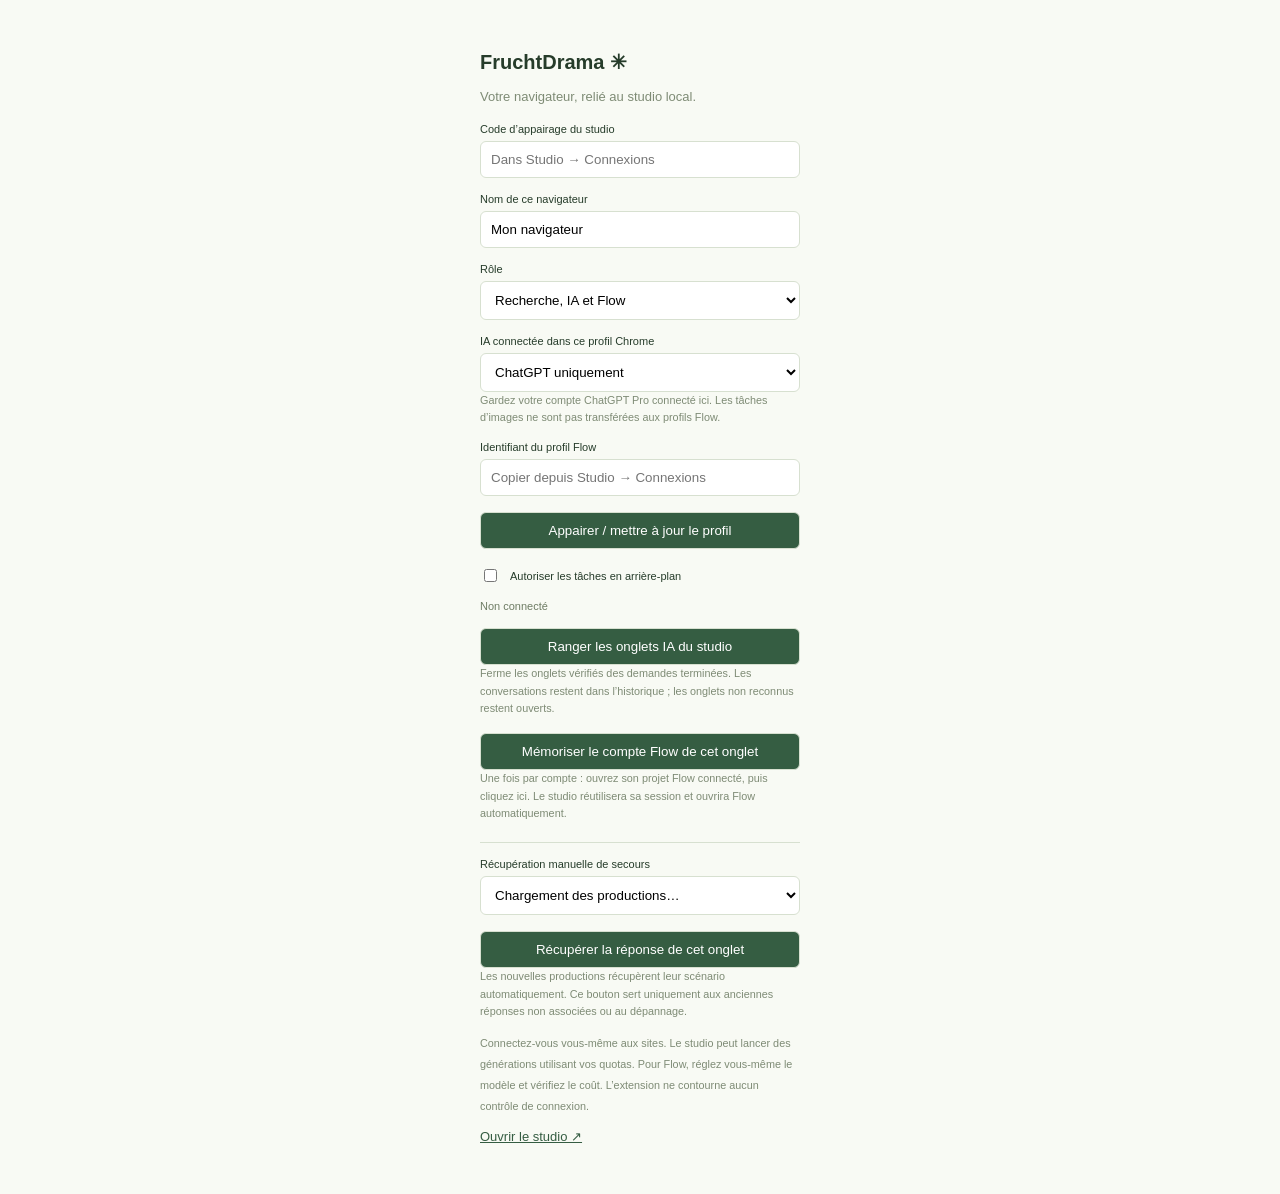
<file: extension/popup.html>
<!doctype html><html lang="fr"><meta charset="utf-8"><title>Passerelle FruchtDrama</title><style>body{font:13px Segoe UI,sans-serif;width:320px;padding:20px;margin:30px auto;color:#263c2a;background:#f8faf4}h2{font-size:20px;margin:0 0 8px}p,small{color:#7e8b75;line-height:1.6}label{display:block;margin:15px 0 6px;font-size:11px}input,select,button{box-sizing:border-box;width:100%;padding:10px;border:1px solid #d7e0d0;border-radius:6px;background:white}button{background:#355d42;color:white;margin-top:16px;cursor:pointer}#status{white-space:pre-wrap;font-size:11px;margin-top:15px;color:#6e7c64}.row{display:flex;gap:10px;align-items:center}.row input{width:auto}.row label{margin:0}a{color:#355d42}</style><body><h2>FruchtDrama ✳</h2><p>Votre navigateur, relié au studio local.</p><label>Code d’appairage du studio</label><input id="code" placeholder="Dans Studio → Connexions"><label>Nom de ce navigateur</label><input id="label" value="Mon navigateur"><label>Rôle</label><select id="role"><option value="all">Recherche, IA et Flow</option><option value="creation">Recherche et IA uniquement</option><option value="flow">Flow uniquement</option></select><label>IA connectée dans ce profil Chrome</label><select id="aiProvider"><option value="chatgpt">ChatGPT uniquement</option><option value="claude">Claude uniquement</option><option value="both">ChatGPT et Claude</option><option value="none">Aucune IA (Flow uniquement)</option></select><small>Gardez votre compte ChatGPT Pro connecté ici. Les tâches d’images ne sont pas transférées aux profils Flow.</small><label>Identifiant du profil Flow</label><input id="profile" placeholder="Copier depuis Studio → Connexions"><button id="pair">Appairer / mettre à jour le profil</button><div class="row" style="margin-top:17px"><input id="enabled" type="checkbox"><label for="enabled">Autoriser les tâches en arrière-plan</label></div><div id="status">Non connecté</div><button id="tidyChats">Ranger les onglets IA du studio</button><small>Ferme les onglets vérifiés des demandes terminées. Les conversations restent dans l’historique ; les onglets non reconnus restent ouverts.</small><button id="registerFlow">Mémoriser le compte Flow de cet onglet</button><small>Une fois par compte : ouvrez son projet Flow connecté, puis cliquez ici. Le studio réutilisera sa session et ouvrira Flow automatiquement.</small><hr style="border:0;border-top:1px solid #d7e0d0;margin-top:20px"><label>Récupération manuelle de secours</label><select id="recoverJob"><option value="">Chargement des productions…</option></select><button id="recover">Récupérer la réponse de cet onglet</button><small>Les nouvelles productions récupèrent leur scénario automatiquement. Ce bouton sert uniquement aux anciennes réponses non associées ou au dépannage.</small><p><small>Connectez-vous vous-même aux sites. Le studio peut lancer des générations utilisant vos quotas. Pour Flow, réglez vous-même le modèle et vérifiez le coût. L’extension ne contourne aucun contrôle de connexion.</small></p><a href="http://127.0.0.1:8840" target="_blank">Ouvrir le studio ↗</a><script src="popup.js"></script></body></html>
</file>
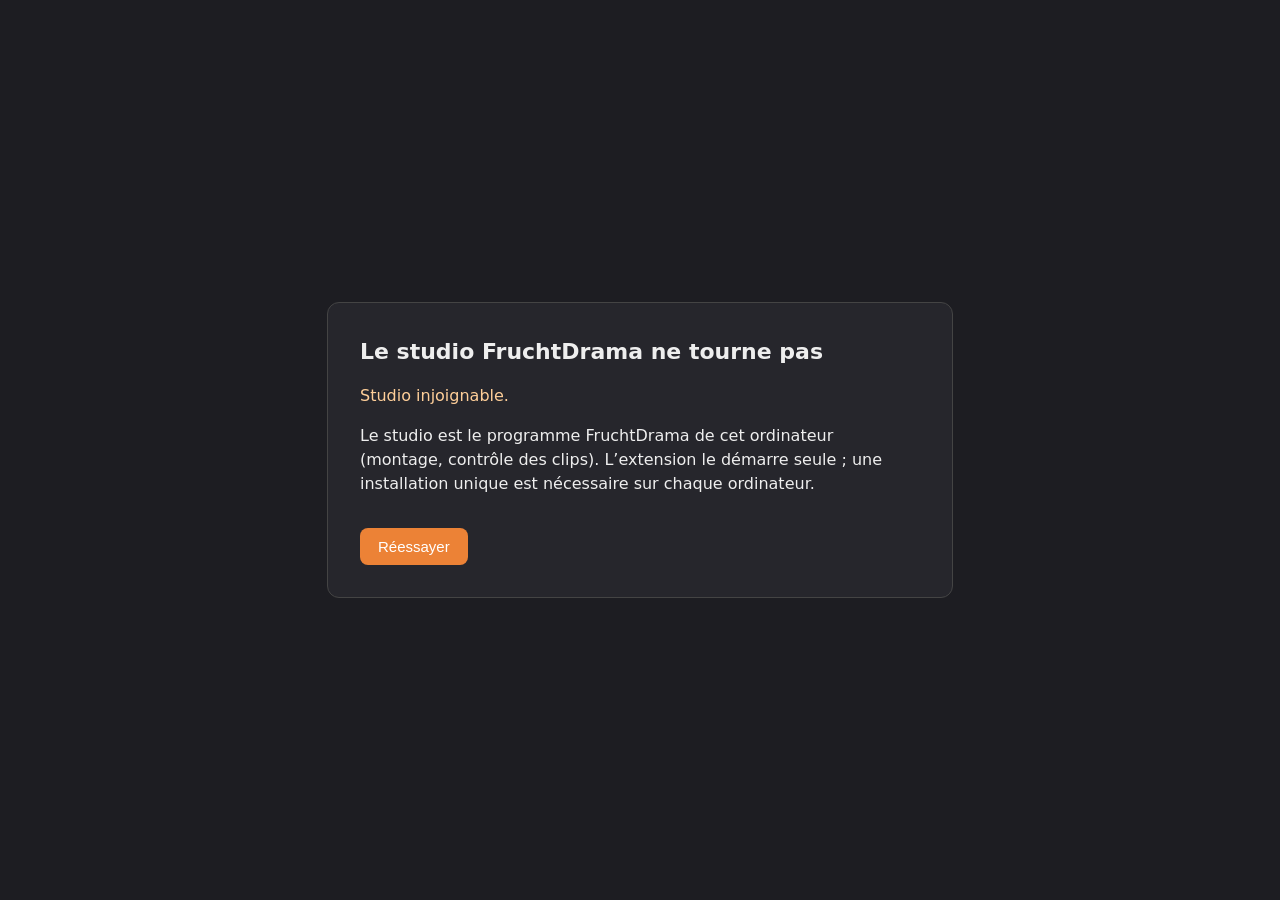
<file: extension/studio-off.html>
<!doctype html>
<html lang="fr"><head><meta charset="utf-8"><title>FruchtDrama — studio arrêté</title>
<style>body{font:16px/1.5 system-ui,sans-serif;background:#1d1d22;color:#eee;display:grid;place-items:center;min-height:100vh;margin:0}
main{max-width:560px;padding:32px;border:1px solid #444;border-radius:12px;background:#26262c}h1{font-size:22px;margin:0 0 12px}
#why{color:#ffcf99}button{margin-top:16px;padding:10px 18px;border:0;border-radius:8px;background:#EC8236;color:#fff;font-size:15px;cursor:pointer}
button:disabled{opacity:.6}</style></head>
<body><main><h1>Le studio FruchtDrama ne tourne pas</h1><p id="why"></p>
<p>Le studio est le programme FruchtDrama de cet ordinateur (montage, contrôle des clips). L’extension le démarre seule ; une installation unique est nécessaire sur chaque ordinateur.</p>
<button id="retry">Réessayer</button></main><script src="studio-off.js"></script></body></html>
</file>
